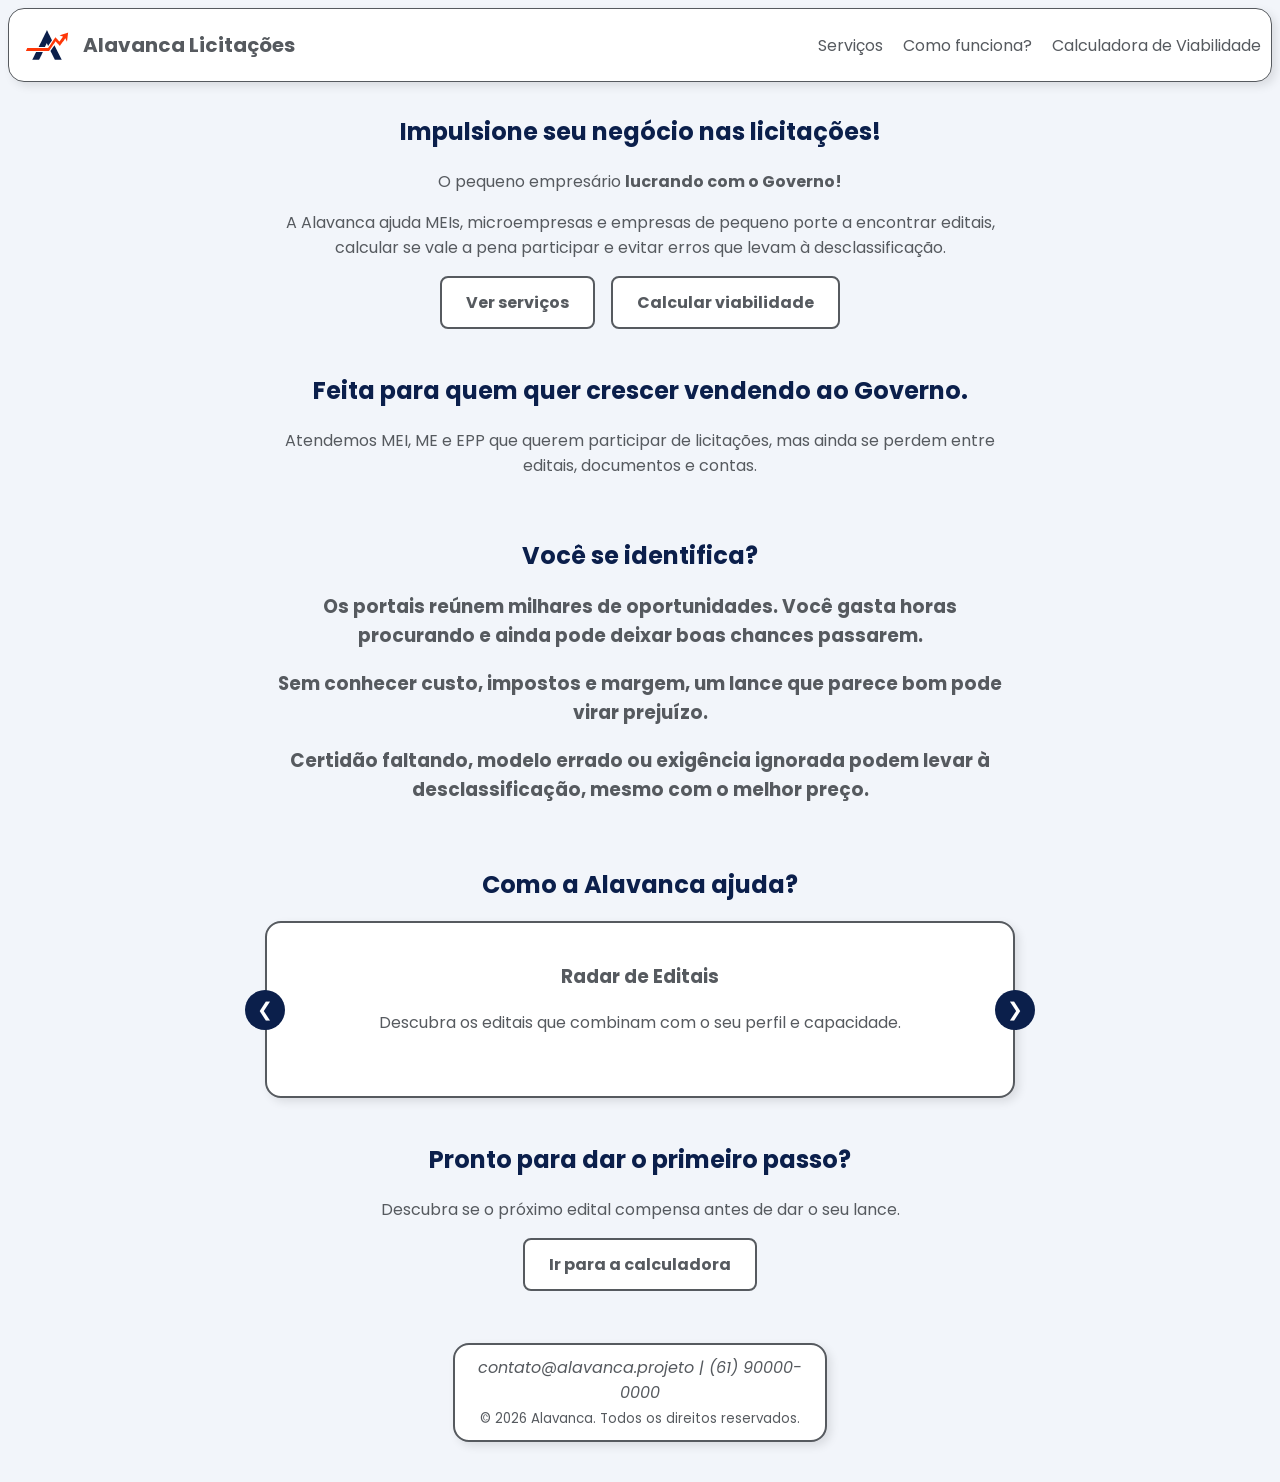
<file: Atividade HTML, CSS e JS/Projeto_Alavanca/index.html>
<!DOCTYPE html>
<html lang="pt-br">
<head>
    <meta charset="UTF-8">
    <meta name="viewport" content="width=device-width, initial-scale=1.0">
    <link rel="icon" href="alavanca_favicon.svg" type="image/svg+xml">
    <title>Alavanca Licitações</title>
    <link rel="preconnect" href="https://fonts.googleapis.com">
    <link rel="preconnect" href="https://fonts.gstatic.com" crossorigin>
    <link href="https://fonts.googleapis.com/css2?family=Poppins:ital,wght@0,100;0,200;0,300;0,400;0,500;0,600;0,700;0,800;0,900;1,100;1,200;1,300;1,400;1,500;1,600;1,700;1,800;1,900&display=swap" rel="stylesheet">
    <link rel="stylesheet" href="style.css">
</head>
<body>
    <header>
        <a href="index.html" class="marca">
            <img src="alavanca_favicon.svg" alt="Logo Alavanca" width="56">
            <span>Alavanca Licitações</span>
        </a>
        <nav aria-label="Menu principal">
            <ul>
                <li><a href="servicos.html">Serviços</a></li>
                <li><a href="como_funciona.html">Como funciona?</a></li>
                <li><a href="calculadora.html">Calculadora de Viabilidade</a></li>
            </ul>
        </nav>
    </header>
    <main>
        <section>
            <h1>Impulsione seu negócio nas licitações!</h1>
            <p>O pequeno empresário <strong>lucrando com o Governo!</strong></p>
            <p>A Alavanca ajuda MEIs, microempresas e empresas de pequeno porte a encontrar
                editais, calcular se vale a pena participar e evitar erros que levam à desclassificação.</p>
            <div class="botoes">
                <a href="servicos.html" class="botao">Ver serviços</a>
                <a href="calculadora.html" class="botao">Calcular viabilidade</a></div>
        </section>
        <section>
            <h2>Feita para quem quer crescer vendendo ao Governo.</h2>
            <p>Atendemos MEI, ME e EPP que querem participar de licitações,
                mas ainda se perdem entre editais, documentos e contas.</p>
        </section>
        <section>
            <h2>Você se identifica?</h2>
            <h3>Os portais reúnem milhares de oportunidades. Você gasta horas
                procurando e ainda pode deixar boas chances passarem.</h3>
            <h3>Sem conhecer custo, impostos e margem, um lance
                que parece bom pode virar prejuízo.</h3>
            <h3>Certidão faltando, modelo errado ou exigência ignorada podem
                levar à desclassificação, mesmo com o melhor preço.</h3>
        </section>
        <section>
            <h2>Como a Alavanca ajuda?</h2>
            <div class="area-carrossel">
                <div class="carrossel">
                    <div class="faixa">
                        <article class="slide"><h3>Radar de Editais</h3><p>Descubra os editais que combinam com o seu perfil e capacidade.</p></article>
                        <article class="slide"><h3>Catálogo de Fornecedores</h3><p>Encontre fornecedores confiáveis e qualificados para suas necessidades.</p></article>
                        <article class="slide"><h3>Calculadora de Viabilidade</h3><p>Calcule se vale a pena participar de um edital antes de se comprometer.</p></article>
                        <article class="slide"><h3>Assessoria Documental</h3><p>Garanta que todos os documentos estejam em conformidade com os requisitos.</p></article>
                        <article class="slide"><h3>Análise de Propostas</h3><p>Confira a documentação da proposta vencedora e encontre falhas que abrem espaço para recursos.</p></article>
                    </div>
                </div>
                <button type="button" onclick="slideAnterior()" aria-label="Slide anterior" class="seta seta-esquerda"> ❮</button>
                <button type="button" onclick="slideSeguinte()" aria-label="Slide seguinte" class="seta seta-direita">❯</button>
            </div>
        </section>
        <section>
            <h2>Pronto para dar o primeiro passo?</h2>
            <p>Descubra se o próximo edital compensa antes de dar o seu lance.</p>
            <a href="calculadora.html" class="botao">Ir para a calculadora</a>
        </section>
    </main>
    <footer><address>contato@alavanca.projeto | (61) 90000-0000</address>
        <small>© 2026 Alavanca. Todos os direitos reservados.</small>
    </footer>
    <script src="carrossel.js"></script>
</body>
</html>
</file>
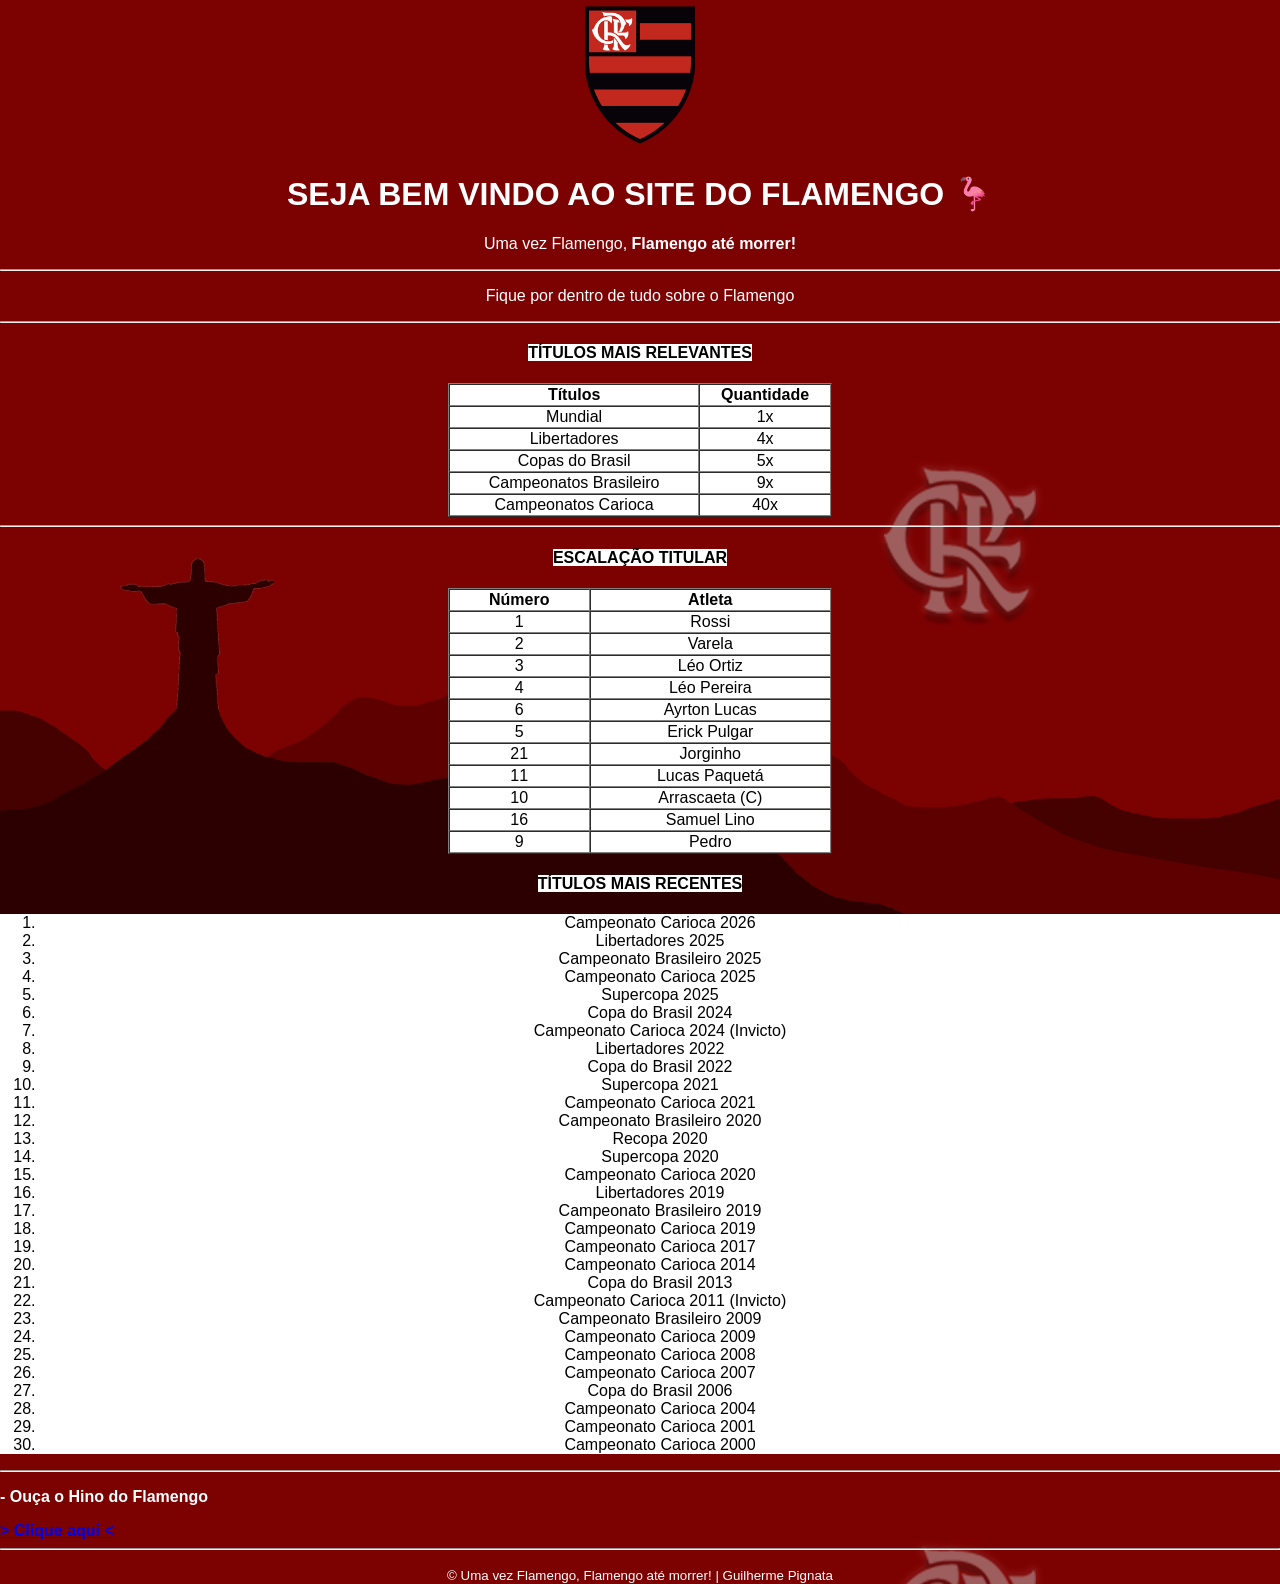
<file: Atividade HTML/site.html>
<!DOCTYPE html>
<html lang="pt-br">
<head>
    <meta charset="UTF-8">
    <meta name="viewport" content="width=device-width, initial-scale=1.0">
    <link rel="shortcut icon" href="flamengoicon.png" type="image/x-icon">
    <div style="text-align: center;">
        <img src="flamengoicon.png" alt="Ícone do Flamengo" width="150">
    </div>
    <title>Site do Flamengo 🦩</title>
</head>
<body style="background-image: url(flamengobackground2.png); background-size:auto; background-repeat:inherit; background-color: #e63946; color: black; justify-content: center;  align-items: center; height: 100vh; margin: 0; font-family: sans-serif;">
    <h1 style="text-align: center; color: white;"> SEJA BEM VINDO AO SITE DO FLAMENGO 🦩</h1>
    <p style="text-align: center; color: white;">Uma vez Flamengo, <strong>Flamengo até morrer!</strong></p>
    <hr>
    <p style="text-align: center; color: white;"> Fique por dentro de tudo sobre o Flamengo</p>
    <hr>
    <h4 style="text-align: center;"><mark style="background-color: white;">TÍTULOS MAIS RELEVANTES</mark></h4>
    <table border="1" cellpaddings="10" cellspacing="0" width="30%" align="center" style="background-color: white; text-align: center;">
        <thead>
            <tr>
                <th>Títulos</th>
                <th>Quantidade</th>
            </tr>
        </thead>
        <tbody>
            <tr style="text-align: center;">
                <td>Mundial</td>
                <td>1x</td>
            </tr>
            <tr style="text-align: center;">
                <td>Libertadores</td>
                <td>4x</td>
            </tr>
            <tr style="text-align: center;">
                <td>Copas do Brasil</td>
                <td>5x</td>
            </tr>
            <tr style="text-align: center;">
                <td>Campeonatos Brasileiro</td>
                <td>9x</td>
            </tr>
            <tr style="text-align: center;">
                <td>Campeonatos Carioca</td>
                <td>40x</td>
            </tr>            
        </tbody>
    </table>
    <hr>
    <h4 style="text-align: center;"><mark style="background-color: white;">ESCALAÇÃO TITULAR</mark></h4>
    <table border="1" cellpaddings="10" cellspacing="0" width="30%" align="center" style="background-color: white; text-align: center;">
        <thead>
            <tr>
                <th>Número</th>
                <th>Atleta</th>
            </tr>
        </thead>
        <tbody>
            <tr style="text-align: center;">
                <td>1</td>
                <td>Rossi</td>
            </tr>
            <tr style="text-align: center;">
                <td>2</td>
                <td>Varela</td>
            </tr>
            <tr style="text-align: center;">
                <td>3</td>
                <td>Léo Ortiz</td>
            </tr>
            <tr style="text-align: center;">
                <td>4</td>
                <td>Léo Pereira</td>
            </tr>
            <tr style="text-align: center;">
                <td>6</td>
                <td>Ayrton Lucas</td>
            </tr>
            <tr style="text-align: center;">
                <td>5</td>
                <td>Erick Pulgar</td>
            </tr>
            <tr style="text-align: center;">
                <td>21</td>
                <td>Jorginho</td>
            </tr>
            <tr style="text-align: center;">
                <td>11</td>
                <td>Lucas Paquetá</td>
            </tr>
            <tr style="text-align: center;">
                <td>10</td>
                <td>Arrascaeta (C)</td>
            </tr>
            <tr style="text-align: center;">
                <td>16</td>
                <td>Samuel Lino</td>
            </tr>
            <tr style="text-align: center;">
                <td>9</td>
                <td>Pedro</td>
            </tr>
        </tbody>
    </table>
    <h4 style="text-align: center;"><mark style="background-color: white;">TÍTULOS MAIS RECENTES</mark></h4>
    <ol style="text-align: center; background-color: white; align-items: center; ">
        <li>Campeonato Carioca 2026</li>
        <li>Libertadores 2025</li>
        <li>Campeonato Brasileiro 2025</li>
        <li>Campeonato Carioca 2025</li>
        <li>Supercopa 2025</li>
        <li>Copa do Brasil 2024</li>
        <li>Campeonato Carioca 2024 (Invicto)</li>
        <li>Libertadores 2022</li>
        <li>Copa do Brasil 2022</li>
        <li>Supercopa 2021</li>
        <li>Campeonato Carioca 2021</li>
        <li>Campeonato Brasileiro 2020</li>
        <li>Recopa 2020</li>
        <li>Supercopa 2020</li>
        <li>Campeonato Carioca 2020</li>
        <li>Libertadores 2019</li>
        <li>Campeonato Brasileiro 2019</li>
        <li>Campeonato Carioca 2019</li>
        <li>Campeonato Carioca 2017</li>
        <li>Campeonato Carioca 2014</li>
        <li>Copa do Brasil 2013</li>
        <li>Campeonato Carioca 2011 (Invicto)</li>
        <li>Campeonato Brasileiro 2009</li>
        <li>Campeonato Carioca 2009</li>
        <li>Campeonato Carioca 2008</li>
        <li>Campeonato Carioca 2007</li>
        <li>Copa do Brasil 2006</li>
        <li>Campeonato Carioca 2004</li>
        <li>Campeonato Carioca 2001</li>
        <li>Campeonato Carioca 2000</li>
    </ol>
    <hr>
    <p style="text-align: left; color: white;"> <strong>- Ouça o Hino do Flamengo</strong></p>
    <a href="https://www.youtube.com/watch?v=jdBzStJE17k&list=RDjdBzStJE17k&start_radio=1" style="text-align: center;"><strong>> Clique aqui <</strong></a>
    <hr>
    <footer>
        <center>
            <p style="color: white;"><small>&copy; Uma vez Flamengo, Flamengo até morrer! | Guilherme Pignata </small></p>
        </center>
    </footer>
</body>
</html>
</file>
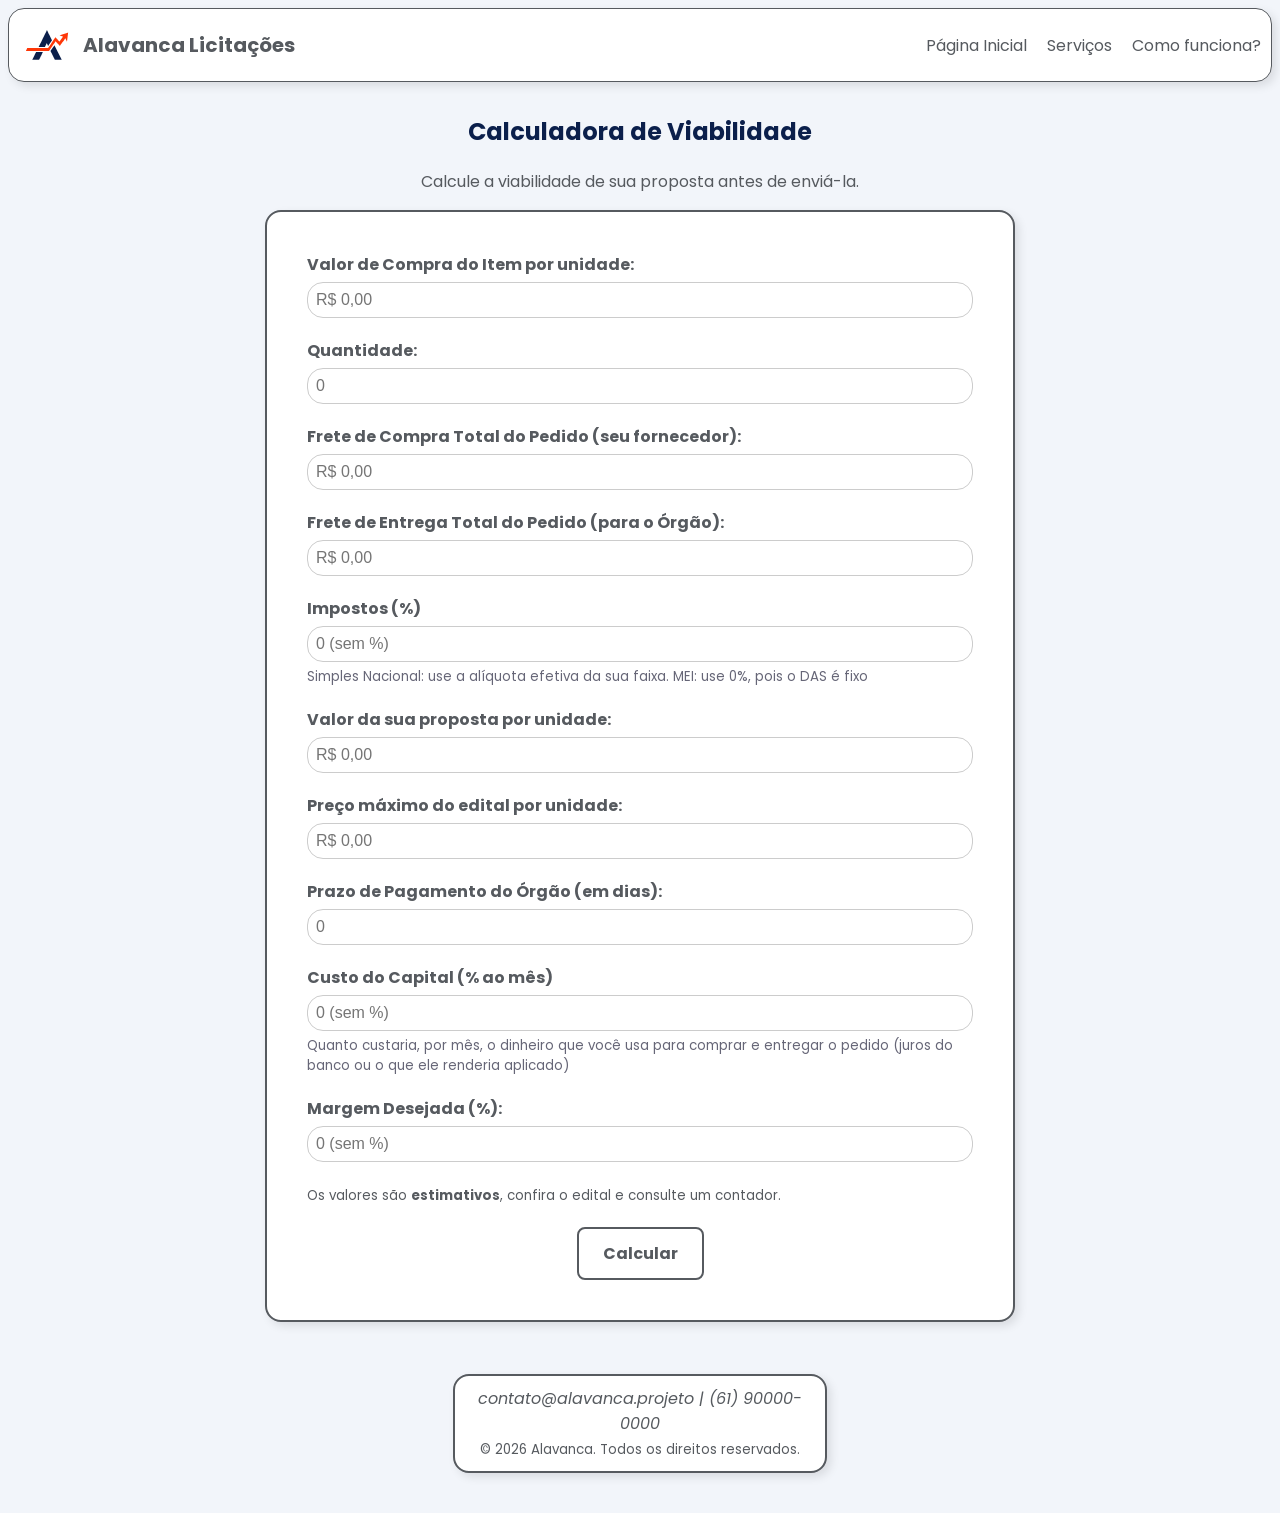
<file: Atividade HTML, CSS e JS/Projeto_Alavanca/calculadora.html>
<!DOCTYPE html>
<html lang="pt-br">
<head>
    <meta charset="UTF-8">
    <meta name="viewport" content="width=device-width, initial-scale=1.0">
    <link rel="icon" href="alavanca_favicon.svg" type="image/svg+xml">
    <title>Calculadora - Alavanca</title>
    <link rel="preconnect" href="https://fonts.googleapis.com">
    <link rel="preconnect" href="https://fonts.gstatic.com" crossorigin>
    <link href="https://fonts.googleapis.com/css2?family=Poppins:ital,wght@0,100;0,200;0,300;0,400;0,500;0,600;0,700;0,800;0,900;1,100;1,200;1,300;1,400;1,500;1,600;1,700;1,800;1,900&display=swap" rel="stylesheet">
    <link rel="stylesheet" href="style.css">
</head>
<body>
    <header>
        <a href="index.html" class="marca">
            <img src="alavanca_favicon.svg" alt="Logo Alavanca" width="56">
            <span>Alavanca Licitações</span>
        </a>
        <nav aria-label="Menu principal">
            <ul>
                <li><a href="index.html">Página Inicial</a></li>
                <li><a href="servicos.html">Serviços</a></li>
                <li><a href="como_funciona.html">Como funciona?</a></li>
            </ul>
        </nav>
    </header>
    <main>
        <section>
            <h1>Calculadora de Viabilidade</h1>
            <p>Calcule a viabilidade de sua proposta antes de enviá-la.</p>
            <form class="form-calculadora">
                <div class="campos-calculadora">
                    <label for="valor-compra">Valor de Compra do Item por unidade:</label>
                    <input type="number" id="valor-compra" step="0.01" min="0" placeholder="R$ 0,00">
                </div>
                <div class="campos-calculadora">
                    <label for="quantidade">Quantidade:</label>
                    <input type="number" id="quantidade" step="1" min="1" placeholder="0">
                </div>
                <div class="campos-calculadora">
                    <label for="frete-compra">Frete de Compra Total do Pedido (seu fornecedor):</label>
                    <input type="number" id="frete-compra" step="0.01" min="0" placeholder="R$ 0,00">
                </div>
                <div class="campos-calculadora">
                    <label for="frete-entrega">Frete de Entrega Total do Pedido (para o Órgão):</label>
                    <input type="number" id="frete-entrega" step="0.01" min="0" placeholder="R$ 0,00">
                </div>
                <div class="campos-calculadora">
                    <label for="impostos">Impostos (%)</label>
                    <input type="number" id="impostos" step="0.01" min="0" placeholder="0 (sem %)">
                    <small>Simples Nacional: use a alíquota efetiva da sua faixa. MEI: use 0%, pois o DAS é fixo </small>
                </div>
                <div class="campos-calculadora">
                    <label for="valor-proposta">Valor da sua proposta por unidade:</label>
                    <input type="number" id="valor-proposta" step="0.01" min="0" placeholder="R$ 0,00">
                </div>
                <div class="campos-calculadora">
                    <label for="preco-max-edital">Preço máximo do edital por unidade:</label>
                    <input type="number" id="preco-max-edital" step="0.01" min="0" placeholder="R$ 0,00">
                </div>
                <div class="campos-calculadora">
                    <label for="prazo-pagamento">Prazo de Pagamento do Órgão (em dias):</label>
                    <input type="number" id="prazo-pagamento" step="1" min="0" placeholder="0">
                </div>
                <div class="campos-calculadora">
                    <label for="custo-capital">Custo do Capital (% ao mês)</label>
                    <input type="number" id="custo-capital" step="0.01" min="0" placeholder="0 (sem %)">
                    <small>Quanto custaria, por mês, o dinheiro que você usa para comprar e entregar o pedido (juros do banco ou o que ele renderia aplicado)</small>
                </div>
                <div class="campos-calculadora">
                    <label for="margem-desejada">Margem Desejada (%):</label>
                    <input type="number" id="margem-desejada" step="0.01" min="0" placeholder="0 (sem %)">
                </div>
                <div><small>Os valores são <strong>estimativos</strong>, confira o edital e consulte um contador.</small></div>
                <div class="botao-calcular">
                    <button type="button" onclick="calcularViabilidade()" class="botao">Calcular</button>
                </div>
                <div id="resultado" class="resultado"></div>
            </form>
        </section>
    </main>
    <footer><address>contato@alavanca.projeto | (61) 90000-0000</address>
        <small>© 2026 Alavanca. Todos os direitos reservados.</small>
    </footer>
    <script src="script.js"></script>
</body>
</html>
</file>
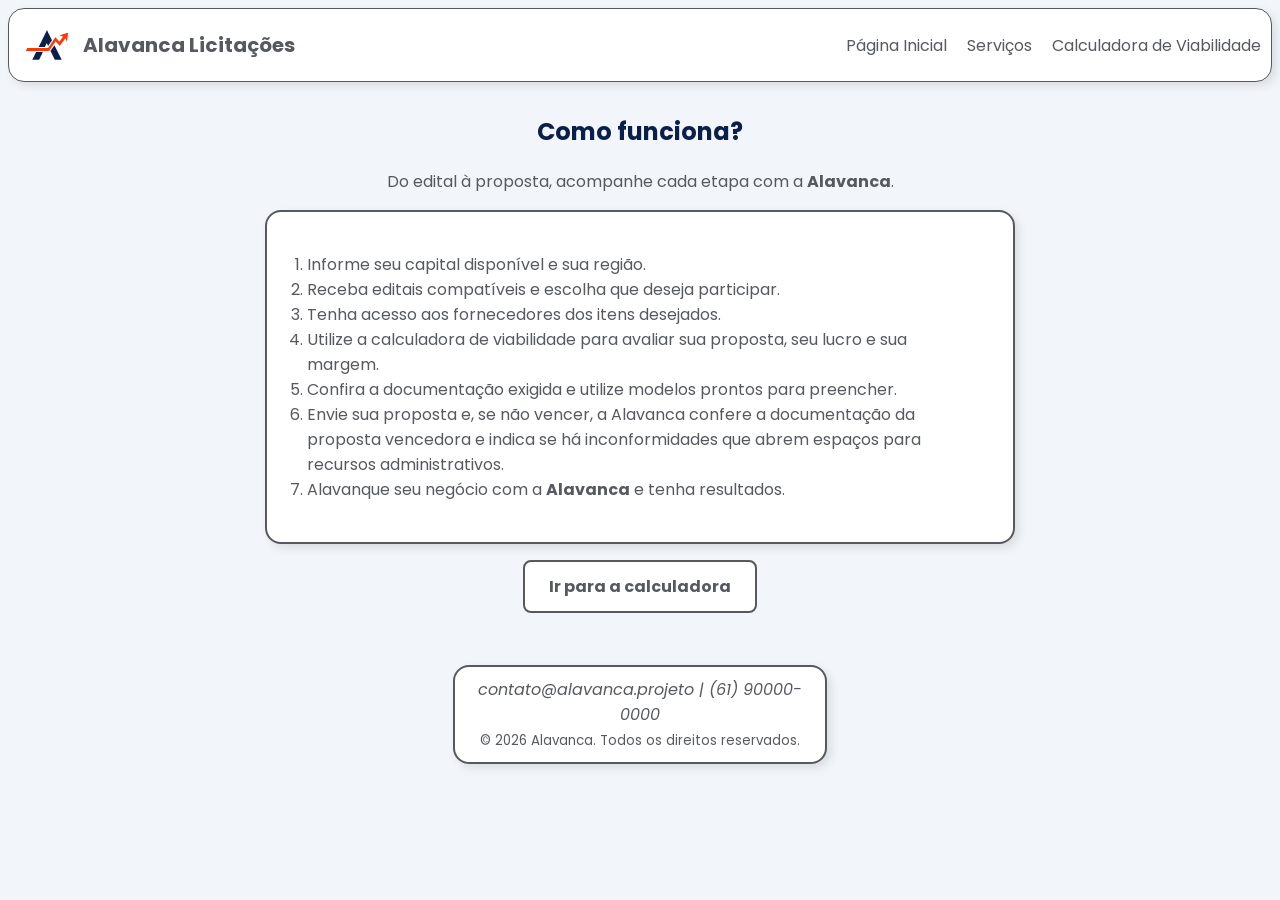
<file: Atividade HTML, CSS e JS/Projeto_Alavanca/como_funciona.html>
<!DOCTYPE html>
<html lang="pt-br">
<head>
    <meta charset="UTF-8">
    <meta name="viewport" content="width=device-width, initial-scale=1.0">
    <link rel="icon" href="alavanca_favicon.svg" type="image/svg+xml">
    <title>Como funciona - Alavanca</title>
    <link rel="preconnect" href="https://fonts.googleapis.com">
    <link rel="preconnect" href="https://fonts.gstatic.com" crossorigin>
    <link href="https://fonts.googleapis.com/css2?family=Poppins:ital,wght@0,100;0,200;0,300;0,400;0,500;0,600;0,700;0,800;0,900;1,100;1,200;1,300;1,400;1,500;1,600;1,700;1,800;1,900&display=swap" rel="stylesheet">
    <link rel="stylesheet" href="style.css">
</head>
<body>
    <header>
        <a href="index.html" class="marca">
            <img src="alavanca_favicon.svg" alt="Logo Alavanca" width="56">
            <span>Alavanca Licitações</span>
        </a>
        <nav aria-label="Menu principal">
            <ul>
                <li><a href="index.html">Página Inicial</a></li>
                <li><a href="servicos.html">Serviços</a></li>
                <li><a href="calculadora.html">Calculadora de Viabilidade</a></li>
            </ul>
        </nav>
    </header>
    <main>
        <section>
            <h1>Como funciona?</h1>
            <p>Do edital à proposta, acompanhe cada etapa com a <strong>Alavanca</strong>.</p>
            <ol class="etapas">
                <li>Informe seu capital disponível e sua região.</li>
                <li>Receba editais compatíveis e escolha que deseja participar.</li>
                <li>Tenha acesso aos fornecedores dos itens desejados.</li>
                <li>Utilize a calculadora de viabilidade para avaliar sua proposta, seu lucro e sua margem.</li>
                <li>Confira a documentação exigida e utilize modelos prontos para preencher.</li>
                <li>Envie sua proposta e, se não vencer, a Alavanca confere a documentação da proposta vencedora e
                    indica se há inconformidades que abrem espaços para recursos administrativos.</li>
                <li>Alavanque seu negócio com a <strong>Alavanca</strong> e tenha resultados.</li>
            </ol>
            <a href="calculadora.html" class="botao">Ir para a calculadora</a>
        </section>
    </main>
    <footer><address>contato@alavanca.projeto | (61) 90000-0000</address>
        <small>© 2026 Alavanca. Todos os direitos reservados.</small>
    </footer>
</body>
</html>
</file>
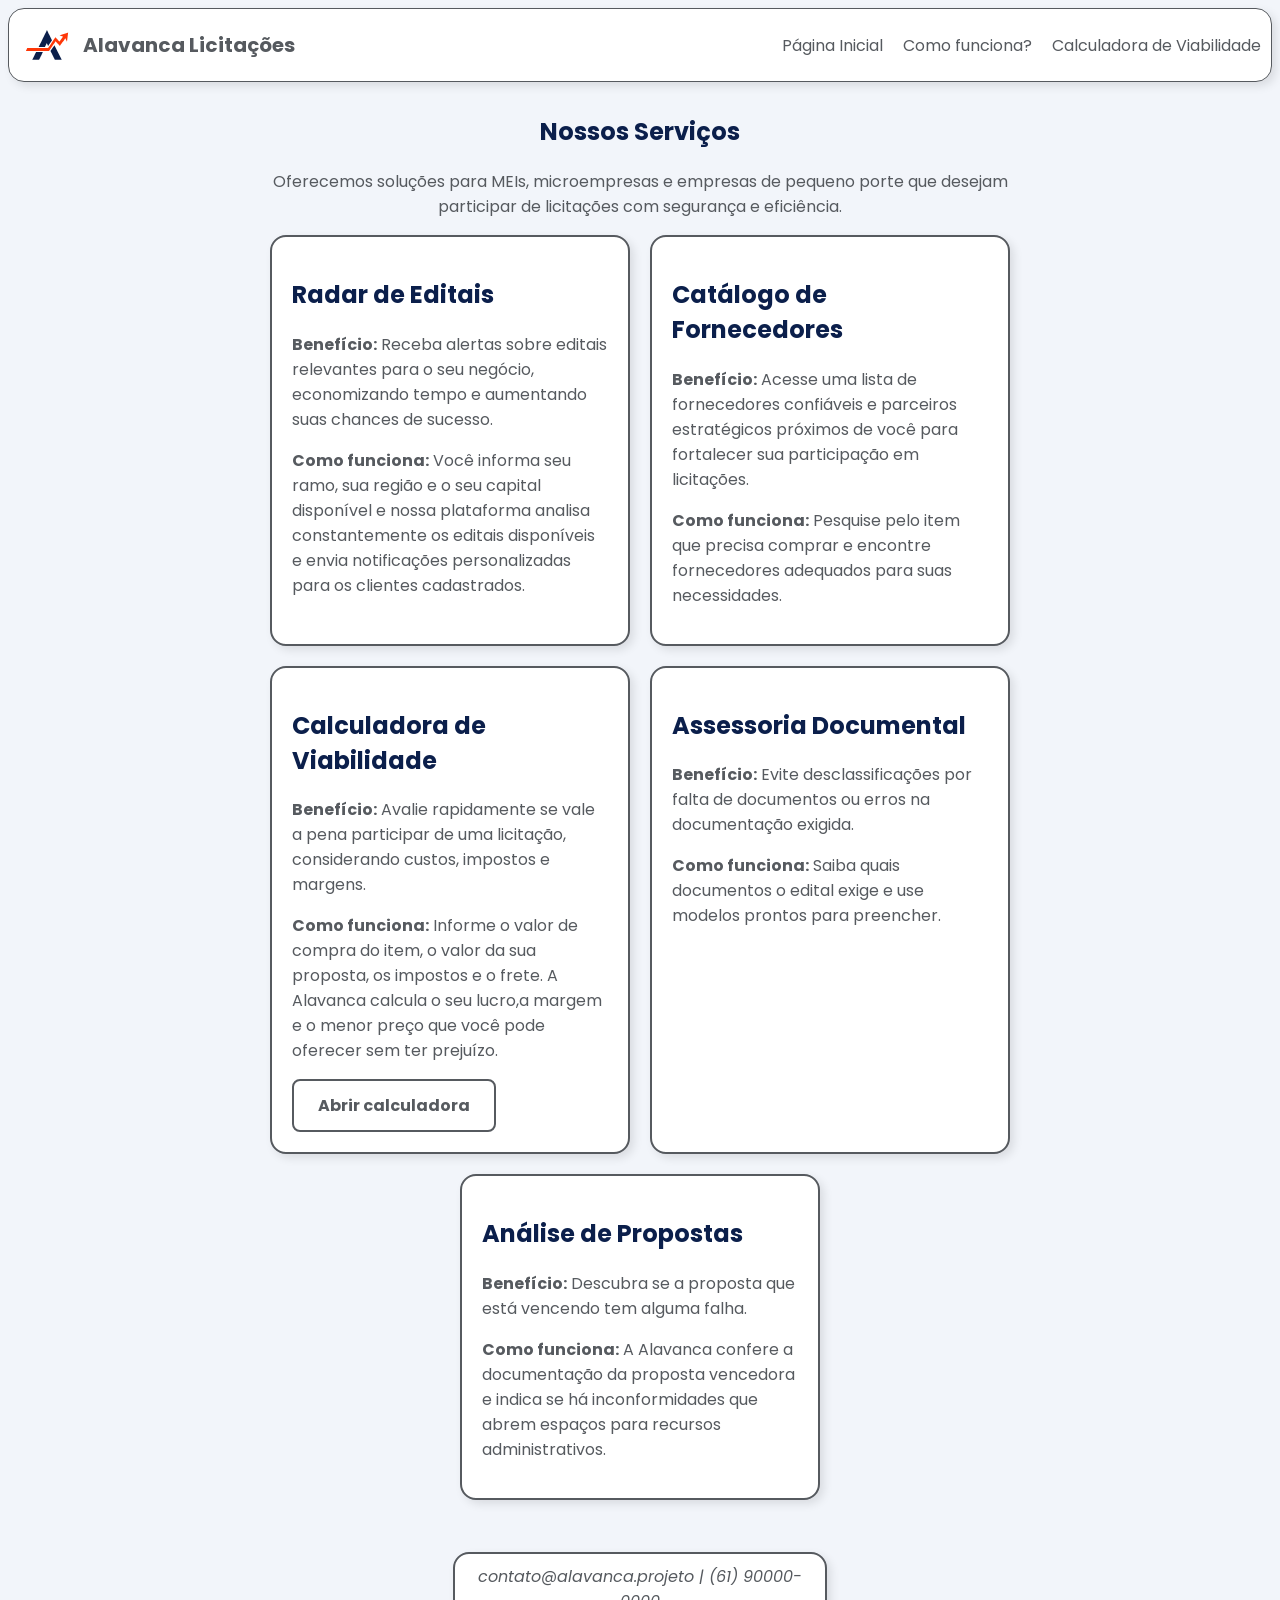
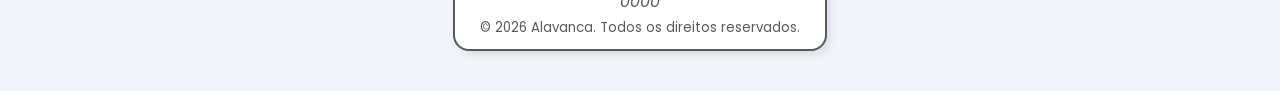
<file: Atividade HTML, CSS e JS/Projeto_Alavanca/servicos.html>
<!DOCTYPE html>
<html lang="pt-br">
<head>
    <meta charset="UTF-8">
    <meta name="viewport" content="width=device-width, initial-scale=1.0">
    <link rel="icon" href="alavanca_favicon.svg" type="image/svg+xml">
    <title>Serviços - Alavanca</title>
    <link rel="preconnect" href="https://fonts.googleapis.com">
    <link rel="preconnect" href="https://fonts.gstatic.com" crossorigin>
    <link href="https://fonts.googleapis.com/css2?family=Poppins:ital,wght@0,100;0,200;0,300;0,400;0,500;0,600;0,700;0,800;0,900;1,100;1,200;1,300;1,400;1,500;1,600;1,700;1,800;1,900&display=swap" rel="stylesheet">
    <link rel="stylesheet" href="style.css">
</head>
<body>
    <header>
        <a href="index.html" class="marca">
            <img src="alavanca_favicon.svg" alt="Logo Alavanca" width="56">
            <span>Alavanca Licitações</span>
        </a>
        <nav aria-label="Menu principal">
            <ul>
                <li><a href="index.html">Página Inicial</a></li>
                <li><a href="como_funciona.html">Como funciona?</a></li>
                <li><a href="calculadora.html">Calculadora de Viabilidade</a></li>
            </ul>
        </nav>
    </header>
    <main>
        <section>
            <h1>Nossos Serviços</h1>
            <p>Oferecemos soluções para MEIs, microempresas e empresas de pequeno
                porte que desejam participar de licitações com segurança e eficiência.</p>
            <div class="servicos">
                <article class="card">
                    <h2>Radar de Editais</h2>
                    <p><strong>Benefício:</strong> Receba alertas sobre editais relevantes para o seu negócio, economizando
                        tempo e aumentando suas chances de sucesso.</p>
                    <p><strong>Como funciona:</strong> Você informa seu ramo, sua região e o seu capital disponível e nossa plataforma
                        analisa constantemente os editais disponíveis e envia notificações personalizadas para os clientes cadastrados.</p>
                </article>
                <article class="card">
                    <h2>Catálogo de Fornecedores</h2>
                    <p><strong>Benefício:</strong> Acesse uma lista de fornecedores confiáveis e parceiros estratégicos próximos de você para
                        fortalecer sua participação em licitações.</p>
                    <p><strong>Como funciona:</strong> Pesquise pelo item que precisa comprar e encontre fornecedores adequados para suas necessidades.</p>
                </article>
                <article class="card">
                    <h2>Calculadora de Viabilidade</h2>
                    <p><strong>Benefício:</strong> Avalie rapidamente se vale a pena participar de uma licitação, considerando custos, impostos e margens.</p>
                    <p><strong>Como funciona:</strong> Informe o valor de compra do item, o valor da sua proposta, os impostos e o frete.
                        A Alavanca calcula o seu lucro,a margem e o menor preço que você pode oferecer sem ter prejuízo.</p>
                    <a href="calculadora.html" class="botao">Abrir calculadora</a>
                </article>
                <article class="card">
                    <h2>Assessoria Documental</h2>
                    <p><strong>Benefício:</strong> Evite desclassificações por falta de documentos ou erros na documentação exigida.</p>
                    <p><strong>Como funciona:</strong> Saiba quais documentos o edital exige e use modelos prontos para preencher.</p>
                </article>
                <article class="card">
                    <h2>Análise de Propostas</h2>
                    <p><strong>Benefício:</strong> Descubra se a proposta que está vencendo tem alguma falha.</p>
                    <p><strong>Como funciona:</strong> A Alavanca confere a documentação da proposta vencedora e indica se há inconformidades que abrem
                    espaços para recursos administrativos.</p>
                </article>
            </div>
        </section>
    </main>
    <footer><address>contato@alavanca.projeto | (61) 90000-0000</address>
        <small>© 2026 Alavanca. Todos os direitos reservados.</small>
    </footer>
</body>
</html>
</file>
<file: Atividade HTML, CSS e JS/Projeto_Alavanca/style.css>
:root {
    --azul: #0B1F4B;
    --laranja: #FE3708;
    --fundo-claro: #F2F5FA;
}
body {
    background-color: var(--fundo-claro);
    color: #565a5f;
    font-family: 'Poppins', sans-serif;
}
header {
    display: flex;
    justify-content: space-between;
    align-items: center;
    padding: 8px 10px;
    position: sticky;
    top: 0;
    background-color: white;
    z-index: 10;
    box-shadow: 4px 4px 10px rgba(0, 0, 0, 0.1);
    border: 1px solid #565a5f;
    border-radius: 16px;
}
h1, h2{
    color: var(--azul);
    font-family: 'Poppins', sans-serif;
}
h3 {
    font-family: 'Poppins', sans-serif;
}
nav a:hover {
    color: var(--laranja);
}
.card, carrossel, .etapas, .form-calculadora {
    background-color: white;
}
.marca {
    display: flex;
    align-items: center;
    gap: 8px;
    text-decoration: none;
    color: #565a5f;
    font-weight: bold;
    font-size: 20px;
}
nav ul {
    list-style: none;
    display: flex;
    gap: 20px;
    margin: 0;
    padding: 0;
}
nav a {
    color: #565a5f;
    text-decoration: none;
}
.botoes {
    display: flex;
    justify-content: center;
    gap: 16px;
    flex-wrap: wrap;
}
.botao {
    display: inline-block;
    padding: 12px 24px;
    max-width: 400px;
    background-color: white;
    border: 2px solid #565a5f;
    color: #565a5f;
    text-decoration: none;
    font-weight: bold;
    border-radius: 8px;
    font-family: inherit;
    font-size: 1rem;
    cursor: pointer;
    transition: background-color 0.3s;
}
.botao:hover {
    background-color: #565a5f;
    color: white;
    box-shadow: inset;
}
section {
    text-align: center;
    padding: 12px 24px;
    max-width: 750px;
    margin: 0 auto;
}
section ul{
    list-style: none;
    margin: 0;
    padding: 0;  
}
footer {
    text-align: center;
    background-color: white;
    color: #565a5f;
    padding: 10px;
    margin: auto;
    margin-top: 40px;
    margin-bottom: 40px;
    border: 2px solid #565a5f;
    border-radius: 16px;
    max-width: 350px;
    box-shadow: 4px 4px 10px rgba(0, 0, 0, 0.1);
}
.card {
    border: 2px solid #565a5f;
    border-radius: 16px;
    box-shadow: 4px 4px 10px rgba(0, 0, 0, 0.1);
    padding: 20px;
    text-align: left;
    width: 48%;
    box-sizing: border-box;
    transition: transform 0.3s ease, box-shadow 0.3s ease;
}
.card:hover {
    transform: translateY(-5px);
    box-shadow: 6px 6px 15px rgba(0, 0, 0, 0.2);
}
.servicos {
    display: flex;
    flex-wrap: wrap;
    justify-content: center;
    gap: 20px;
}
.etapas, .form-calculadora {
    text-align: left;
    border: 2px solid #565a5f;
    border-radius: 16px;
    box-shadow: 4px 4px 10px rgba(0, 0, 0, 0.1);
    padding: 40px;
    box-sizing: border-box;
}
.campos-calculadora {
    margin-bottom: 20px;
}
.campos-calculadora input {
    width: 100%;
    box-sizing: border-box;
    padding: 8px;
    border: 1px solid #ccc;
    border-radius: 16px;
    font-size: 1rem;
}
.campos-calculadora label {
    display: block;
    font-weight: bold;
    margin-bottom: 5px;
}
.campos-calculadora small {
    display: block;
    margin-top: 5px;
    color: #667;
}
.resultado {
    margin-top: 20px;
    padding: 10px;
    border-radius: 8px;
    background-color: #f9f9f9;
}
.resultado:empty {
    display: none;
    text-align: left;
}
.botao-calcular {
    text-align: center;
    margin-top: 20px;
}
.carrossel {
    overflow: hidden;
    border: 2px solid #565a5f;
    border-radius: 16px;
    box-shadow: 4px 4px 10px rgba(0, 0, 0, 0.1);
    background-color: white;
}
.area-carrossel {
    position: relative;
}
.faixa {
    display: flex;
    transition: transform 0.5s ease-in-out;
}
.slide {
    min-width: 100%;
    box-sizing: border-box;
    padding: 20px;
    text-align: center;
}
.seta {
    width: 40px;
    height: 40px;
    border-radius: 50%;
    background-color: var(--azul);
    color: white;
    border: none;
    font-size: 1.2rem;
    cursor: pointer;
    transition: background-color 0.3s;
    position: absolute;
    top: 50%;
    transform: translateY(-50%);
    z-index: 5;
}
.seta:hover {
    background-color: var(--laranja);
}
.seta-esquerda {
    left: -20px;
}
.seta-direita {
    right: -20px;
}
</file>
